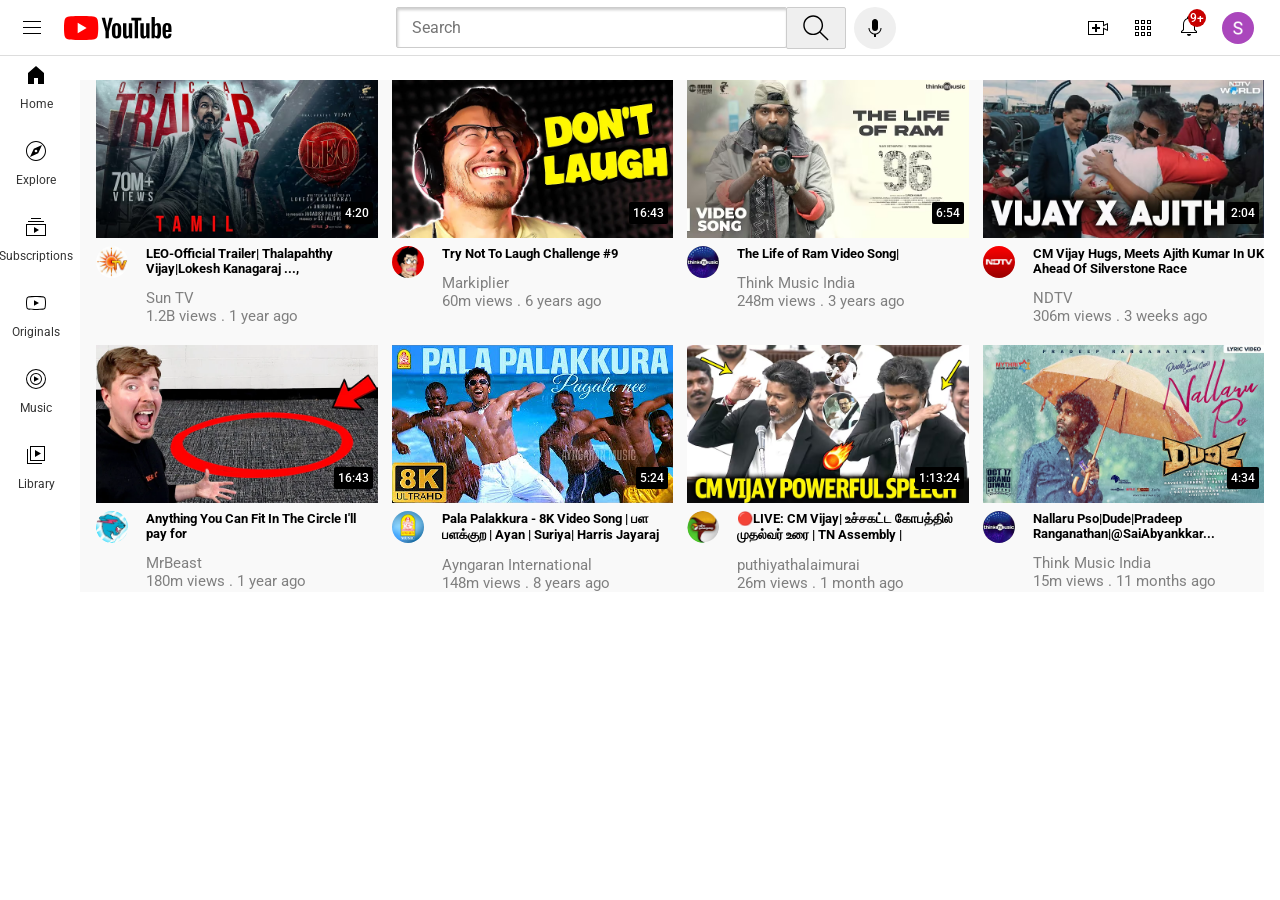
<file: index.html>
<!DOCTYPE html>
<html >
<head>
   <title> shrinath'Youtube</title>
   <link rel="stylesheet" href="buttons.css">
   <link rel="preconnect" href="https://fonts.googleapis.com">
   <link rel="preconnect" href="https://fonts.gstatic.com" crossorigin>
   <link href="https://fonts.googleapis.com/css2?family=Roboto:ital,wght@0,100..900;1,100..900&display=swap" rel="stylesheet">
   <link rel="stylesheet" href="header.css">
</head>
<body style=
    "font-family: 'Roboto', sans-serif;
    padding-top:80px;
    padding-left: 80px;
    padding-right: 16px;" >
    <div class="header">
        <div class="left section">
            <img class="dashboard" src="header_images/youtube-logo.svg">
            <img class="y_logo" src="header_images/youtube-logo (1).svg">
        </div>
        <div class="middle section">
            <input type="text" placeholder="Search" class="search">
            <button class="search-button">
                <img class="search-icon" src="header_images/search.svg">
                <div class="tools">search</div>
            </button>
            <button class="mic-button">
                <img class="mic-icon" src="header_images/voice-search-icon.svg">
                 <div class="tools">search with your voice</div>
            </button>
        </div>
        <div class="right section ">
            <button class="right1">
                <img class="upload" src="header_images/upload.svg">
                <div class="tools">Create</div>
            </button>
            <button class="right2">
                <img class="apps" src="header_images/youtube-apps.svg">
                <div class="tools">Youtube apps</div>
            </button>
            <button class="right3">
                 <div style="position: relative; display: inline-block;">
            <img class="notification" src="header_images/notifications.svg">
        <div style="position: absolute; 
             top: -5px;
             right: -5px;
             color: white;
             background-color: rgb(200,0,0);
             font-size: 12px;
             border-radius: 50%;
             padding: 2px;
             font-family: Roboto, Arial, sans-serif;
             font-weight: 500;">
            9+
        </div>
        </div>
             <div class="tools">notifications</div>
            </button>
            <button class="right4">
                <img class="profile" src="header_images/unnamed.jpg">
                <div class="tools">Profile</div>
            </button>
        </div>
    </div>
    <div class="side-bar">
        <div class="side">
            <img class="dashboard" src="header_images/home.svg">
            <p class="side-bar-text">Home</p>
        </div>
        <div class="side">
            <img class="dashboard" src="header_images/explore.svg">
            <p class="side-bar-text">Explore</p>
        </div>
        <div class="side">   
              <img class="dashboard" src="header_images/subscriptions.svg">
              <p class="side-bar-text">Subscriptions</p>
            </div>
        <div class="side">
            <img class="dashboard" src="header_images/originals.svg">
            <p class="side-bar-text">Originals</p>
        </div>
        <div class="side">
            <img class="dashboard" src="header_images/youtube-music.svg">
            <p class="side-bar-text">Music</p>
        </div>
        <div class="side">
            <img class="dashboard" src="header_images/library.svg">
            <p class="side-bar-text">Library</p>
        </div>
    
    </div>

    <div class="big-grid">
        <div class="video-container-1">
            <div class="thumbnail">
                    <img class="thumbnail" src="thumbnail/leo.avif">
                   
                <div style="position: absolute; 
                 bottom: 20px;
                 right: 5px;
                 color: white;
                 background-color: black;
                 font-size: 12px;
                 padding:4px;
                 border-radius: 2px;
                 font-family: Roboto, Arial, sans-serif;
                 font-weight: 500;">
                 4:20

                </div>
            </div>
            <div class="grids">
                <div class="profile-containe">
                    <img class="profile" src="logo/leo_logo.jpg">
                </div>
                <div class="profile-container">
                    <div>
                    <p class="topic">LEO-Official Trailer| Thalapahthy Vijay|Lokesh Kanagaraj ...,</p>
                    </div>
                    <div class="views">
                    Sun TV
                    </div>
                    <div class="views">
                    1.2B views . 1 year ago
                    </div>
                </div> 
            </div>
            
        </div>

        <div class="video-container">
            <div class="thumbnail">
                <img class="thumbnail" src="thumbnail/thumbnail-2.webp">
                <div style="position: absolute; 
                 bottom: 20px;
                 right: 5px;
                 color: white;
                 background-color: black;
                 font-size: 12px;
                 padding:4px;
                 border-radius: 2px;
                  font-family: Roboto, Arial, sans-serif;
                 font-weight: 500;">
                16:43

             </div>
            </div>
            <div class="grids">
                <div class="profile-containe">
                    <img class="profile" src="logo/channel-2.jpeg">
                </div>
                <div class="profile-container">
                        <div>
                        <p class="topic">Try Not To Laugh Challenge #9</p>
                    </div>
                    <div class="views">
                        Markiplier
                    </div>
                    <div class="views">
                        60m views . 6 years ago
                    </div>
                </div>
            </div>      
        </div>

        <div class="video-container">
            <div class="thumbnail">
                <img class="thumbnail" src="thumbnail/thumbnail-96.avif">
                <div style="position: absolute; 
                 bottom: 20px;
                 right: 5px;
                 color: white;
                 background-color: black;
                 font-size: 12px;
                 padding:4px;
                 border-radius: 2px;
                  font-family: Roboto, Arial, sans-serif;
                 font-weight: 500;">
                6:54

                </div>
            </div>
            <div class="grids">
                <div class="profile-containe">
                    <img class="profile" src="logo/channels-dude.jpg">
                </div>
                <div class="profile-container">
                    <div>
                        <p class="topic">The Life of Ram Video Song|</p>
                    </div>
                    <div class="views">
                        Think Music India
                    </div>
                    <div class="views">
                        248m views . 3 years ago
                    </div>
                </div>
            </div>    
        </div>

        
        <div class="video-container">
            <div class="thumbnail">
                <img class="thumbnail" src="thumbnail/Cm.avif">
                <div style="position: absolute; 
                 bottom: 20px;
                 right: 5px;
                 color: white;
                 background-color: black;
                 font-size: 12px;
                 padding:4px;
                 border-radius: 2px;
                  font-family: Roboto, Arial, sans-serif;
                 font-weight: 500;">
                2:04

            </div>
            </div>
            <div class="grids">
                <div class="profile-containe">
                    <img class="profile" src="logo/news.jpg">
                </div>
                <div class="profile-container">
                    <div>
                        <p class="topic"> CM Vijay Hugs, Meets Ajith Kumar In UK Ahead Of Silverstone Race</p>
                    </div>
                    <div class="views">
                            NDTV
                    </div>
                    <div class="views">
                        306m views . 3 weeks ago
                    </div>
                </div>
            </div>       
        </div>





        <div class="video-container">
            <div class="thumbnail">
                <img class="thumbnail" src="thumbnail/thumbnail-6.webp">
                <div style="position: absolute; 
                 bottom: 20px;
                 right: 5px;
                 color: white;
                 background-color: black;
                 font-size: 12px;
                 padding:4px;
                 border-radius: 2px;
                  font-family: Roboto, Arial, sans-serif;
                 font-weight: 500;">
                 16:43
                 </div>
            </div>
            <div class="grids">
                <div class="profile-containe">
                    <img class="profile" src="logo/channel-6.jpeg">
                </div>
                <div class="profile-container">
                    <div>
                        <p class="topic">Anything You Can Fit In The Circle I'll pay for</p>
                    </div>
                    <div class="views">
                            MrBeast
                    </div>
                    <div class="views">
                        180m views . 1 year ago
                    </div>
                </div>
            </div>       
        </div>
    


           <div class="video-container">
            <div class="thumbnail">
                <img class="thumbnail" src="thumbnail/pala-pala.jpg">
                <div style="position: absolute; 
                 bottom: 20px;
                 right: 5px;
                 color: white;
                 background-color: black;
                 font-size: 12px;
                 padding:4px;
                 border-radius: 2px;
                  font-family: Roboto, Arial, sans-serif;
                 font-weight: 500;">
                5:24

                </div>
            </div>
            <div class="grids">
                <div class="profile-containe">
                    <img class="profile" src="logo/pala-pala.jpg">
                </div>
                <div class="profile-container">
                    <div>
                        <p class="topic">
Pala Palakkura - 8K Video Song | பள பளக்குற | Ayan | Suriya| Harris Jayaraj</p>
                    </div>
                    <div class="views">
                        Ayngaran International
                    </div>
                    <div class="views">
                        148m views . 8 years ago
                    </div>
                </div>
            </div>    
        </div>



               <div class="video-container">
            <div class="thumbnail">
                <img class="thumbnail" src="thumbnail/vijay.avif">
                <div style="position: absolute; 
                 bottom: 20px;
                 right: 5px;
                 color: white;
                 background-color: black;
                 font-size: 12px;
                 padding:4px;
                 border-radius: 2px;
                  font-family: Roboto, Arial, sans-serif;
                 font-weight: 500;">
                1:13:24

                </div>
            </div>
            <div class="grids">
                <div class="profile-containe">
                    <img class="profile" src="logo/puthiyathalaimurai.jpg">
                </div>
                <div class="profile-container">
                    <div>
                        <p class="topic">🔴LIVE: CM Vijay| உச்சகட்ட கோபத்தில் முதல்வர் உரை | TN Assembly |</p>
                    </div>
                    <div class="views">
                        puthiyathalaimurai
                    </div>
                    <div class="views">
                        26m views . 1 month ago
                    </div>
                </div>
            </div>    
        </div>

        
        <div class="video-container">
            <div class="thumbnail">
                <img class="thumbnail" src="thumbnail/thumbnail-dude.avif">
                <div style="position: absolute; 
                 bottom: 20px;
                 right: 5px;
                 color: white;
                 background-color: black;
                 font-size: 12px;
                 padding:4px;
                 border-radius: 2px;
                  font-family: Roboto, Arial, sans-serif;
                 font-weight: 500;">
                4:34

            </div>
            </div>
            <div class="grids">
                <div class="profile-containe">
                    <img class="profile" src="logo/channels-dude.jpg">
                </div>
                <div class="profile-container">
                    <div>
                        <p class="topic">Nallaru Pso|Dude|Pradeep Ranganathan|@SaiAbyankkar...</p>
                    </div>
                    <div class="views">
                            Think Music India
                    </div>
                    <div class="views">
                        15m views . 11 months ago
                    </div>
                </div>
            </div>       
        </div>

    </div>


</body>
</html>
</file>
<file: buttons.css>
.big-grid{
    padding-left:16px;
    background-color: #f9f9f9;
}
.thumbnail{
    position: relative;
}
.thumbnail{
        width:100%;
        margin-bottom: 2px;
}
.thumbnail,.profile,.topic,.views:hover{
    cursor: pointer;
}
.topic{
    font-size:13px;
    font-weight:bold;
    font-family:Roboto, Helvetica, sans-serif;
    width:100%;
    margin-top:0;
}
.views{
    font-size:15px;
    width:100%;
    font-family:Roboto, Helvetica, sans-serif;
    color:gray;
}
.profile{
    width:36px;
    border-radius:50%;
}

.grids{
    display:grid;
    grid-template-columns:50px 1fr;
}
.big-grid{
    display:grid;
    column-gap:14px;
    row-gap:20px;
    
}
@media (max-width:820px){
    .big-grid{
        grid-template-columns:1fr 1fr;
    }
}
@media (min-width:819px) and (max-width:1074px){
    .big-grid{
        grid-template-columns:1fr 1fr 1fr;
    }
}
@media (min-width:1075px){
    .big-grid{
        grid-template-columns:1fr 1fr 1fr 1fr;
    }
}

body{
    margin:0px;
}
</file>
<file: header.css>
.header{
    display: flex;
    flex-direction: row;
    justify-content: space-between;

    position: fixed;
    right: 0;
    left: 0;
    top: 0;
    height: 55px;
    background-color: white;

    border-bottom-width: 1px;
    border-bottom-style: solid;
    border-bottom-color: rgb( 221, 221, 221);
    z-index: 1000;

}
.left.section{
    display: flex;
    align-items: center;
}
.dashboard{
    height: 24px;
    margin-left: 20px;
    margin-right: 20px;
}
.y_logo{
    height: 24px;
}
.middle.section{
    display: flex;
    flex: 1;
    margin-left: 70px;
    margin-right: 30px;
    max-width: 500px;
    align-items: center;

}
.search{
    height: 37px;
    flex: 1;
    border-color: #ccc;
    padding-left: 15px;
    font-size: 16px;
    border-radius: 2px;
    border-width: 1px;
    border-style: solid;
    box-shadow:inset 1px 2px 3px rgba(0,0,0,0.2);
    width:0;


}
.search::placeholder{
    font-size: 16px;
    font-family: Roboto,Arial,sans-serif;
}
.search-icon{
    height: 34px;
}
.mic-icon{
    height: 24px;
}
.search-button{
    height: 42px;
    width: 60px;
    border-color: #ccc;
    border-style: solid;
    border-width: 1px;
    border-radius:2px;
    margin-left:-1px;
}
.right1,.right2,.right3,.right4{
    background-color: white;
    border:0px;

}
.mic-button,.search-button,.right1,.right2,.right3,.right4{
    display: flex;
    align-items: center;
    justify-content: center;
}
.mic-button,.dashboard,.y_logo,.search-button,.right1,.right2,.right3,.right4:hover{
    cursor: pointer;
}

.search-button .tools,.mic-button .tools,.right1 .tools,.right2 .tools,.right3 .tools,.right4 .tools{
    position: absolute;
    color:white;
    background-color: gray;
    padding:4px;
    padding-left:4px;
    padding-right:4px;
    border-radius:2px;
    font-size: 12px;
    bottom:-30px;
    opacity:0;
    transition: opacity 0.3s ease-in-out;
    pointer-events: none;
}
.search-button:hover .tools,.mic-button:hover .tools,.right1:hover .tools,.right2:hover .tools,.right3:hover .tools,.right4:hover .tools{
    opacity:1;
}
.mic-button{
    height: 42px;
    width: 42px;
    border-color: #ccc;
    border:none;    
    border-radius:50%;
    margin-left:8px;
}
.right.section{
    width: 180px;
    display: flex;
    align-items: center;
    justify-content: space-between;
    margin-right: 20px;
    flex-shrink:0;

}
.upload{
    height: 24px;
}
.apps{
    height: 24px;
}
.notification{
    height: 24px;
}
.profile{
    height: 32px;
    width: 32px;
    border-radius: 50%;
}
.side-bar-text{
    font-size: 12px;
    font-family: Roboto, Arial, sans-serif;
    color: rgb( 51, 51, 51);
    margin-top: 10px;
}
.side-bar{
    position: fixed;
    top: 55px;
    left: 0;
    bottom: 0;
    width: 72px;
}
.side{
    height:76px;
    display: flex;
    flex-direction: column;
    justify-content: center;
    align-items: center;
}
.side:hover{
    background-color: rgb(235,235,235);
}   
.dashboard {
    height:24px;
}
.right-header-buttons{
    background-color: white;
    border:0px;

}
</file>
